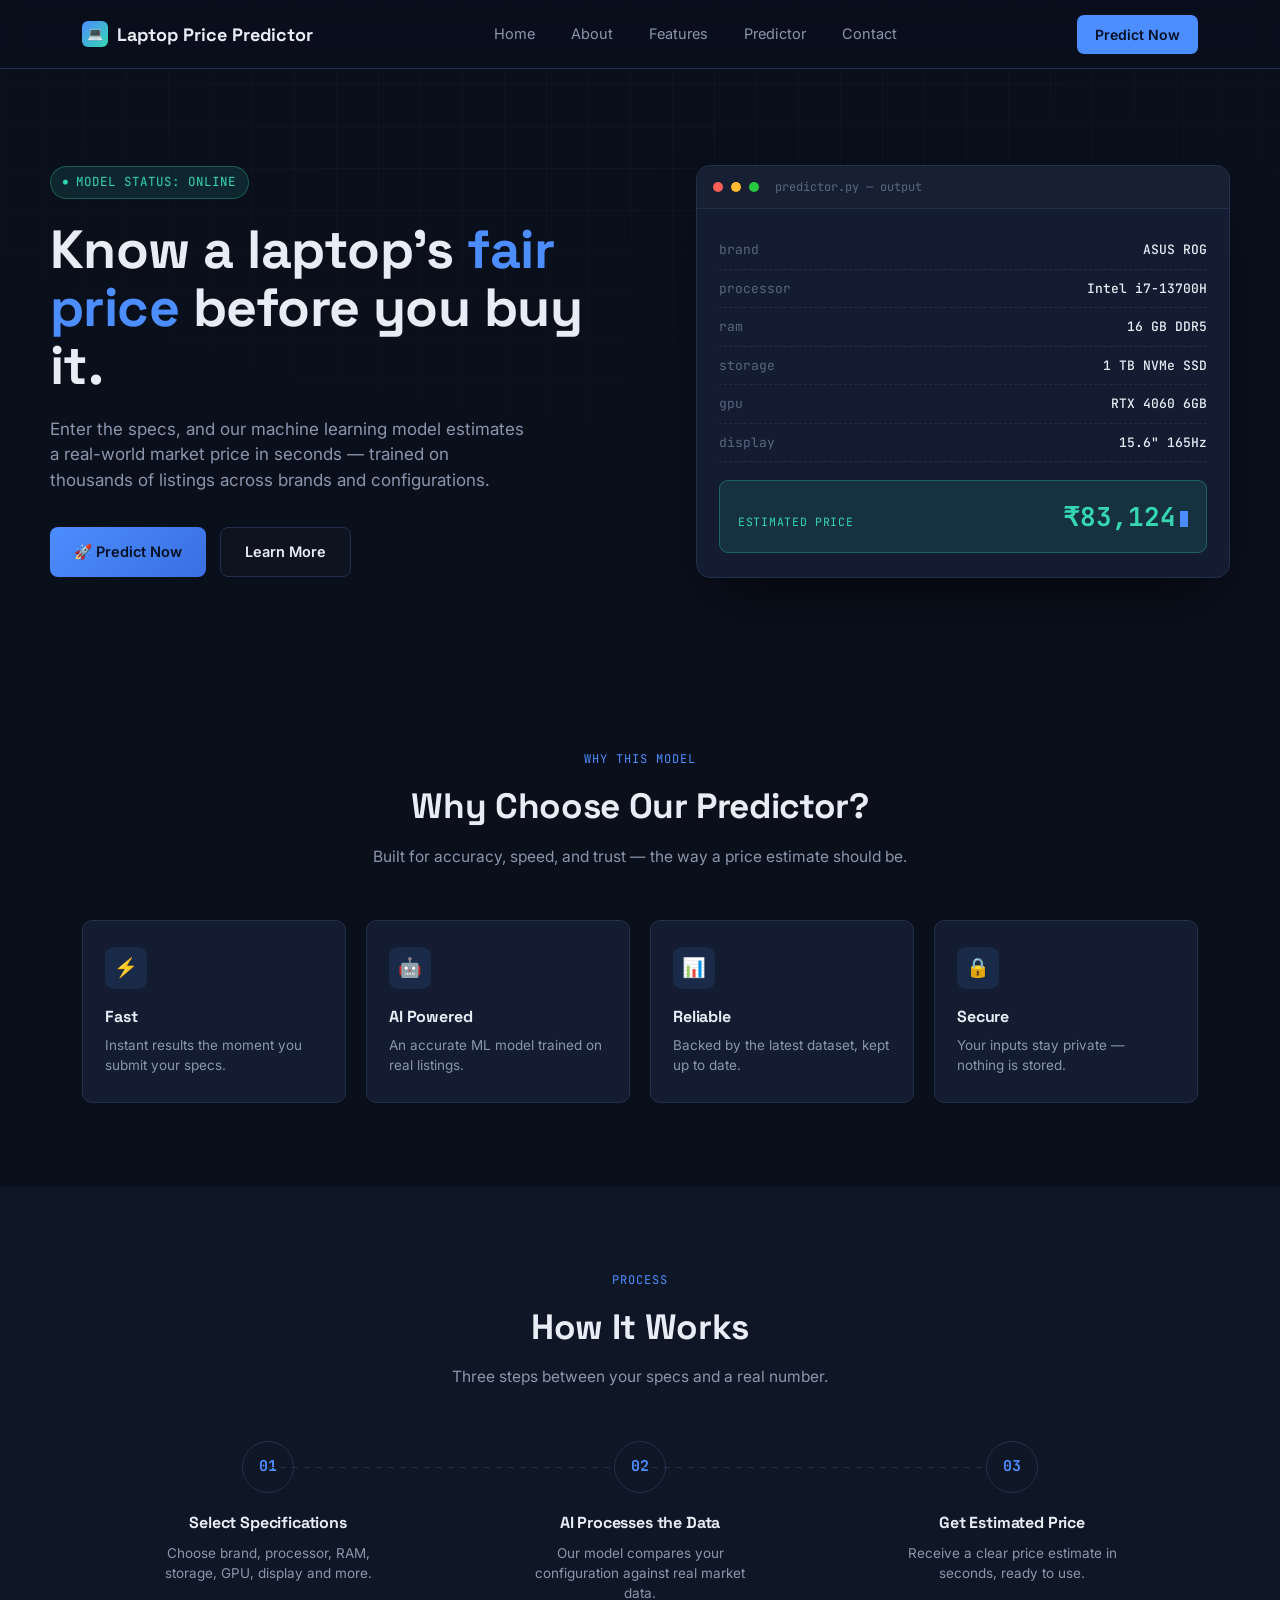
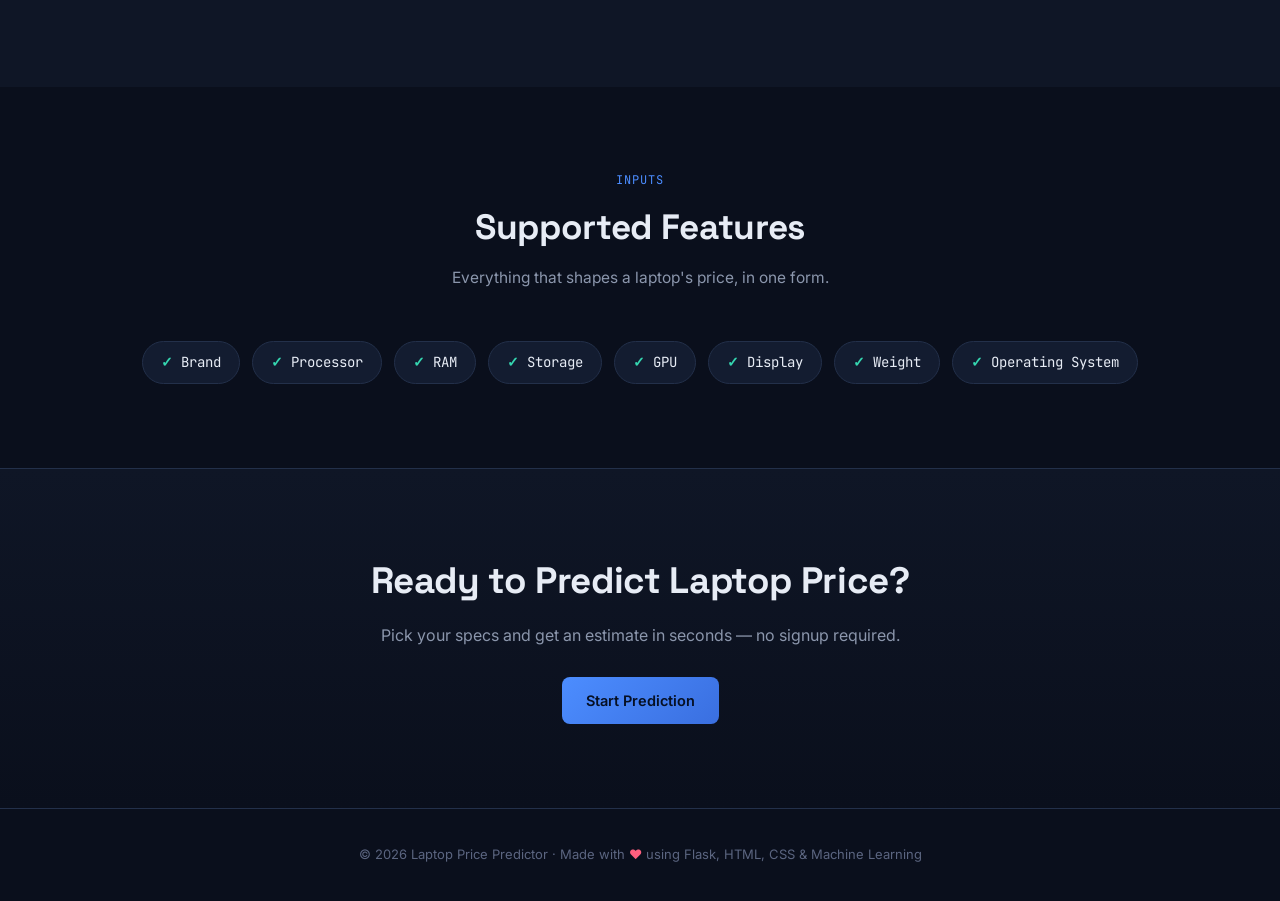
<file: templates/home.html>
<!DOCTYPE html>
<html lang="en">
<head>
<meta charset="UTF-8">
<meta name="viewport" content="width=device-width, initial-scale=1.0">
<title>Laptop Price Predictor</title>
<link rel="preconnect" href="https://fonts.googleapis.com">
<link href="https://fonts.googleapis.com/css2?family=Space+Grotesk:wght@400;500;600;700&family=Inter:wght@400;500;600&family=JetBrains+Mono:wght@400;500;600;700&display=swap" rel="stylesheet">
<style>
  :root{
    --bg: #0A0F1C;
    --bg-alt: #0F1626;
    --card: #131C30;
    --card-border: #23304A;
    --accent: #4C8DFF;
    --accent-soft: rgba(76,141,255,0.12);
    --mint: #35D6B0;
    --mint-soft: rgba(53,214,176,0.12);
    --text: #E7ECF5;
    --text-dim: #8B96AC;
    --text-faint: #5B6580;
    --radius: 10px;
  }
  *{ box-sizing: border-box; margin:0; padding:0; }
  html{ scroll-behavior: smooth; }
  body{
    background: var(--bg);
    color: var(--text);
    font-family: 'Inter', sans-serif;
    line-height: 1.5;
    overflow-x: hidden;
  }
  h1,h2,h3, .display{
    font-family: 'Space Grotesk', sans-serif;
    letter-spacing: -0.01em;
  }
  .mono{ font-family: 'JetBrains Mono', monospace; }
  a{ color: inherit; text-decoration: none; }
  img, svg{ display:block; }
  .wrap{
    max-width: 1180px;
    margin: 0 auto;
    padding: 0 32px;
  }
  @media (max-width: 640px){ .wrap{ padding: 0 20px; } }

  /* background grid texture */
  .grid-bg{
    position: fixed;
    inset: 0;
    z-index: -1;
    background-image:
      linear-gradient(to right, rgba(255,255,255,0.025) 1px, transparent 1px),
      linear-gradient(to bottom, rgba(255,255,255,0.025) 1px, transparent 1px);
    background-size: 42px 42px;
    mask-image: radial-gradient(ellipse 80% 60% at 50% 0%, black 40%, transparent 90%);
  }

  /* ---------- NAV ---------- */
  header{
    position: sticky;
    top: 0;
    z-index: 50;
    background: rgba(10,15,28,0.75);
    backdrop-filter: blur(10px);
    border-bottom: 1px solid var(--card-border);
  }
  nav{
    display:flex;
    align-items:center;
    justify-content: space-between;
    height: 68px;
  }
  .logo{
    display:flex;
    align-items:center;
    gap:9px;
    font-family:'Space Grotesk', sans-serif;
    font-weight:700;
    font-size: 18px;
  }
  .logo-mark{
    width: 26px; height:26px;
    border-radius: 6px;
    background: linear-gradient(135deg, var(--accent), var(--mint));
    display:flex; align-items:center; justify-content:center;
    font-size: 13px;
  }
  .nav-links{
    display:flex;
    gap: 36px;
    font-size: 14.5px;
    color: var(--text-dim);
  }
  .nav-links a{ transition: color 0.15s ease; position: relative; }
  .nav-links a:hover{ color: var(--text); }
  .nav-cta{
    background: var(--accent);
    color: #061024;
    font-weight: 600;
    font-size: 14px;
    padding: 9px 18px;
    border-radius: 7px;
    transition: transform 0.15s ease, box-shadow 0.15s ease;
  }
  .nav-cta:hover{ transform: translateY(-1px); box-shadow: 0 6px 20px rgba(76,141,255,0.35); }
  .nav-toggle{ display:none; background:none; border:none; color:var(--text); font-size:22px; }

  @media (max-width: 780px){
    .nav-links{ display:none; }
    .nav-toggle{ display:block; }
  }

  /* ---------- HERO ---------- */
  .hero{
    padding: 96px 0 88px;
    display:grid;
    grid-template-columns: 1.05fr 0.95fr;
    gap: 56px;
    align-items:center;
  }
  @media (max-width: 900px){
    .hero{ grid-template-columns: 1fr; padding: 56px 0 48px; text-align:center; }
    .hero-visual{ order: -1; }
  }
  .eyebrow{
    display:inline-flex;
    align-items:center;
    gap:8px;
    font-family:'JetBrains Mono', monospace;
    font-size: 12.5px;
    color: var(--mint);
    background: var(--mint-soft);
    border: 1px solid rgba(53,214,176,0.3);
    padding: 6px 12px;
    border-radius: 999px;
    margin-bottom: 22px;
  }
  .eyebrow::before{ content:"●"; font-size:8px; }
  .hero h1{
    font-size: clamp(2.1rem, 4.2vw, 3.4rem);
    font-weight: 700;
    line-height: 1.08;
    margin-bottom: 22px;
  }
  .hero h1 .accent{ color: var(--accent); }
  .hero p.lead{
    font-size: 17px;
    color: var(--text-dim);
    max-width: 480px;
    margin-bottom: 34px;
  }
  @media (max-width:900px){ .hero p.lead{ margin-left:auto; margin-right:auto; } }

  .btn-row{ display:flex; gap:14px; flex-wrap:wrap; }
  @media (max-width:900px){ .btn-row{ justify-content:center; } }
  .btn{
    padding: 13px 24px;
    border-radius: 8px;
    font-weight: 600;
    font-size: 14.5px;
    display:inline-flex;
    align-items:center;
    gap:8px;
    transition: transform 0.15s ease, box-shadow 0.15s ease, background 0.15s ease;
  }
  .btn-primary{
    background: linear-gradient(135deg, var(--accent), #3A6FE0);
    color: #061024;
  }
  .btn-primary:hover{ transform: translateY(-2px); box-shadow: 0 10px 26px rgba(76,141,255,0.4); }
  .btn-ghost{
    border: 1px solid var(--card-border);
    color: var(--text);
    background: rgba(255,255,255,0.02);
  }
  .btn-ghost:hover{ border-color: var(--accent); color: var(--accent); }

  /* --- Signature element: live terminal/ticker card --- */
  .terminal{
    background: var(--card);
    border: 1px solid var(--card-border);
    border-radius: 14px;
    overflow: hidden;
    box-shadow: 0 30px 60px -20px rgba(0,0,0,0.6);
  }
  .terminal-bar{
    display:flex;
    align-items:center;
    gap:8px;
    padding: 12px 16px;
    border-bottom: 1px solid var(--card-border);
    background: rgba(255,255,255,0.015);
  }
  .dot{ width:10px; height:10px; border-radius:50%; }
  .dot:nth-child(1){ background:#FF5F57; }
  .dot:nth-child(2){ background:#FEBC2E; }
  .dot:nth-child(3){ background:#28C840; }
  .terminal-title{
    margin-left: 8px;
    font-family:'JetBrains Mono', monospace;
    font-size: 12px;
    color: var(--text-faint);
  }
  .terminal-body{ padding: 22px 22px 24px; }
  .spec-row{
    display:flex;
    justify-content:space-between;
    align-items:center;
    padding: 9px 0;
    border-bottom: 1px dashed rgba(255,255,255,0.07);
    font-family:'JetBrains Mono', monospace;
    font-size: 13px;
  }
  .spec-row span:first-child{ color: var(--text-faint); }
  .spec-row span:last-child{ color: var(--text); font-weight: 500; }
  .predict-out{
    margin-top: 18px;
    background: var(--mint-soft);
    border: 1px solid rgba(53,214,176,0.3);
    border-radius: 9px;
    padding: 16px 18px;
    display:flex;
    justify-content:space-between;
    align-items: baseline;
  }
  .predict-out .label{
    font-family:'JetBrains Mono', monospace;
    font-size: 11.5px;
    color: var(--mint);
    text-transform: uppercase;
    letter-spacing: 0.06em;
  }
  .predict-out .value{
    font-family:'JetBrains Mono', monospace;
    font-size: 26px;
    font-weight: 700;
    color: var(--mint);
  }
  .cursor{
    display:inline-block;
    width: 8px; height: 16px;
    background: var(--accent);
    margin-left: 4px;
    animation: blink 1s steps(1) infinite;
    vertical-align: middle;
  }
  @keyframes blink{ 50%{ opacity: 0; } }

  /* ---------- SECTION HEADINGS ---------- */
  section{ padding: 84px 0; }
  .section-head{ text-align:center; max-width: 620px; margin: 0 auto 52px; }
  .section-head .kicker{
    font-family:'JetBrains Mono', monospace;
    font-size: 12px;
    color: var(--accent);
    letter-spacing: 0.08em;
    text-transform: uppercase;
    margin-bottom: 12px;
    display:block;
  }
  .section-head h2{ font-size: clamp(1.6rem, 3vw, 2.2rem); margin-bottom: 12px; }
  .section-head p{ color: var(--text-dim); font-size: 15.5px; }

  /* ---------- WHY CHOOSE ---------- */
  .features-grid{
    display:grid;
    grid-template-columns: repeat(4, 1fr);
    gap: 20px;
  }
  @media (max-width: 900px){ .features-grid{ grid-template-columns: repeat(2,1fr); } }
  @media (max-width: 520px){ .features-grid{ grid-template-columns: 1fr; } }
  .feature-card{
    background: var(--card);
    border: 1px solid var(--card-border);
    border-radius: var(--radius);
    padding: 26px 22px;
    transition: border-color 0.15s ease, transform 0.15s ease;
  }
  .feature-card:hover{ border-color: var(--accent); transform: translateY(-3px); }
  .feature-icon{
    width: 42px; height:42px;
    border-radius: 9px;
    background: var(--accent-soft);
    display:flex; align-items:center; justify-content:center;
    font-size: 19px;
    margin-bottom: 16px;
  }
  .feature-card h3{ font-size: 16px; margin-bottom: 6px; }
  .feature-card p{ font-size: 13.5px; color: var(--text-dim); }

  /* ---------- HOW IT WORKS ---------- */
  .steps{
    display:grid;
    grid-template-columns: repeat(3, 1fr);
    gap: 0;
    position: relative;
  }
  @media (max-width: 820px){ .steps{ grid-template-columns: 1fr; gap: 28px; } }
  .step{
    text-align:center;
    padding: 0 24px;
    position: relative;
  }
  .step-num{
    width: 52px; height:52px;
    border-radius: 50%;
    background: var(--bg-alt);
    border: 1px solid var(--card-border);
    display:flex; align-items:center; justify-content:center;
    font-family:'JetBrains Mono', monospace;
    font-weight: 700;
    color: var(--accent);
    margin: 0 auto 18px;
    font-size: 15px;
  }
  .step h3{ font-size: 16px; margin-bottom: 8px; }
  .step p{ font-size: 13.5px; color: var(--text-dim); max-width: 220px; margin: 0 auto; }
  .step-connector{
    position:absolute;
    top: 26px;
    right: -50%;
    width: 100%;
    height: 1px;
    background: repeating-linear-gradient(to right, var(--card-border) 0 6px, transparent 6px 12px);
  }
  @media (max-width: 820px){ .step-connector{ display:none; } }
  .steps .step:last-child .step-connector{ display:none; }

  /* ---------- SUPPORTED FEATURES ---------- */
  .tags{
    display:flex;
    flex-wrap: wrap;
    gap: 12px;
    justify-content:center;
  }
  .tag{
    display:flex;
    align-items:center;
    gap:8px;
    background: var(--card);
    border: 1px solid var(--card-border);
    padding: 10px 18px;
    border-radius: 999px;
    font-size: 14px;
    font-family:'JetBrains Mono', monospace;
  }
  .tag .check{ color: var(--mint); font-weight:700; }

  /* ---------- CTA ---------- */
  .cta{
    text-align:center;
    background: linear-gradient(180deg, var(--bg-alt), var(--bg));
    border-top: 1px solid var(--card-border);
    border-bottom: 1px solid var(--card-border);
  }
  .cta h2{ font-size: clamp(1.6rem, 3.4vw, 2.3rem); margin-bottom: 14px; }
  .cta p{ color: var(--text-dim); margin-bottom: 30px; }

  /* ---------- FOOTER ---------- */
  footer{
    padding: 36px 0;
    text-align:center;
    color: var(--text-faint);
    font-size: 13px;
  }
  footer .heart{ color: #FF5F7E; }

  @media (prefers-reduced-motion: reduce){
    .cursor{ animation: none; }
  }
</style>
</head>
<body>

<div class="grid-bg"></div>

<header>
  <nav class="wrap">
    <div class="logo">
      <span class="logo-mark">💻</span>
      Laptop Price Predictor
    </div>
    <div class="nav-links">
      <a href="#home">Home</a>
      <a href="#about">About</a>
      <a href="#features">Features</a>
      <a href="#predictor">Predictor</a>
      <a href="#contact">Contact</a>
    </div>
    <a href="#predictor" class="nav-cta">Predict Now</a>
  </nav>
</header>

<main>
  <!-- HERO -->
  <section class="hero wrap" id="home">
    <div class="hero-copy">
      <span class="eyebrow">MODEL STATUS: ONLINE</span>
      <h1>Know a laptop's <span class="accent">fair price</span> before you buy it.</h1>
      <p class="lead">Enter the specs, and our machine learning model estimates a real-world market price in seconds — trained on thousands of listings across brands and configurations.</p>
      <div class="btn-row">
        <a href="#predictor" class="btn btn-primary">🚀 Predict Now</a>
        <a href="#about" class="btn btn-ghost">Learn More</a>
      </div>
    </div>

    <div class="hero-visual">
      <div class="terminal">
        <div class="terminal-bar">
          <span class="dot"></span><span class="dot"></span><span class="dot"></span>
          <span class="terminal-title">predictor.py — output</span>
        </div>
        <div class="terminal-body">
          <div class="spec-row"><span>brand</span><span>ASUS ROG</span></div>
          <div class="spec-row"><span>processor</span><span>Intel i7-13700H</span></div>
          <div class="spec-row"><span>ram</span><span>16 GB DDR5</span></div>
          <div class="spec-row"><span>storage</span><span>1 TB NVMe SSD</span></div>
          <div class="spec-row"><span>gpu</span><span>RTX 4060 6GB</span></div>
          <div class="spec-row"><span>display</span><span>15.6" 165Hz</span></div>
          <div class="predict-out">
            <span class="label">Estimated price</span>
            <span class="value mono" id="priceOut">₹0<span class="cursor"></span></span>
          </div>
        </div>
      </div>
    </div>
  </section>

  <!-- WHY CHOOSE -->
  <section id="about">
    <div class="wrap">
      <div class="section-head">
        <span class="kicker">Why this model</span>
        <h2>Why Choose Our Predictor?</h2>
        <p>Built for accuracy, speed, and trust — the way a price estimate should be.</p>
      </div>
      <div class="features-grid">
        <div class="feature-card">
          <div class="feature-icon">⚡</div>
          <h3>Fast</h3>
          <p>Instant results the moment you submit your specs.</p>
        </div>
        <div class="feature-card">
          <div class="feature-icon">🤖</div>
          <h3>AI Powered</h3>
          <p>An accurate ML model trained on real listings.</p>
        </div>
        <div class="feature-card">
          <div class="feature-icon">📊</div>
          <h3>Reliable</h3>
          <p>Backed by the latest dataset, kept up to date.</p>
        </div>
        <div class="feature-card">
          <div class="feature-icon">🔒</div>
          <h3>Secure</h3>
          <p>Your inputs stay private — nothing is stored.</p>
        </div>
      </div>
    </div>
  </section>

  <!-- HOW IT WORKS -->
  <section id="features" style="background: var(--bg-alt);">
    <div class="wrap">
      <div class="section-head">
        <span class="kicker">Process</span>
        <h2>How It Works</h2>
        <p>Three steps between your specs and a real number.</p>
      </div>
      <div class="steps">
        <div class="step">
          <div class="step-connector"></div>
          <div class="step-num">01</div>
          <h3>Select Specifications</h3>
          <p>Choose brand, processor, RAM, storage, GPU, display and more.</p>
        </div>
        <div class="step">
          <div class="step-connector"></div>
          <div class="step-num">02</div>
          <h3>AI Processes the Data</h3>
          <p>Our model compares your configuration against real market data.</p>
        </div>
        <div class="step">
          <div class="step-num">03</div>
          <h3>Get Estimated Price</h3>
          <p>Receive a clear price estimate in seconds, ready to use.</p>
        </div>
      </div>
    </div>
  </section>

  <!-- SUPPORTED FEATURES -->
  <section>
    <div class="wrap">
      <div class="section-head">
        <span class="kicker">Inputs</span>
        <h2>Supported Features</h2>
        <p>Everything that shapes a laptop's price, in one form.</p>
      </div>
      <div class="tags">
        <span class="tag"><span class="check">✓</span> Brand</span>
        <span class="tag"><span class="check">✓</span> Processor</span>
        <span class="tag"><span class="check">✓</span> RAM</span>
        <span class="tag"><span class="check">✓</span> Storage</span>
        <span class="tag"><span class="check">✓</span> GPU</span>
        <span class="tag"><span class="check">✓</span> Display</span>
        <span class="tag"><span class="check">✓</span> Weight</span>
        <span class="tag"><span class="check">✓</span> Operating System</span>
      </div>
    </div>
  </section>

  <!-- CTA -->
  <section class="cta" id="predictor">
    <div class="wrap">
      <h2>Ready to Predict Laptop Price?</h2>
      <p>Pick your specs and get an estimate in seconds — no signup required.</p>
      <a href="/predict" class="btn btn-primary">Start Prediction</a>
    </div>
  </section>
</main>

<footer id="contact">
  <div class="wrap">
    © 2026 Laptop Price Predictor · Made with <span class="heart">♥</span> using Flask, HTML, CSS &amp; Machine Learning
  </div>
</footer>

<script>
  // animate the hero price ticker counting up once, on load
  (function(){
    const el = document.getElementById('priceOut');
    if(!el) return;
    const target = 87499; // sample estimated price in rupees
    const cursor = el.querySelector('.cursor');
    let current = 0;
    const steps = 40;
    const increment = target / steps;
    const prefersReduced = window.matchMedia('(prefers-reduced-motion: reduce)').matches;

    if(prefersReduced){
      el.childNodes[0].textContent = '₹' + target.toLocaleString('en-IN');
      return;
    }

    const interval = setInterval(() => {
      current += increment;
      if(current >= target){
        current = target;
        clearInterval(interval);
      }
      el.childNodes[0].textContent = '₹' + Math.round(current).toLocaleString('en-IN');
    }, 45);
  })();
</script>

</body>
</html>
</file>
